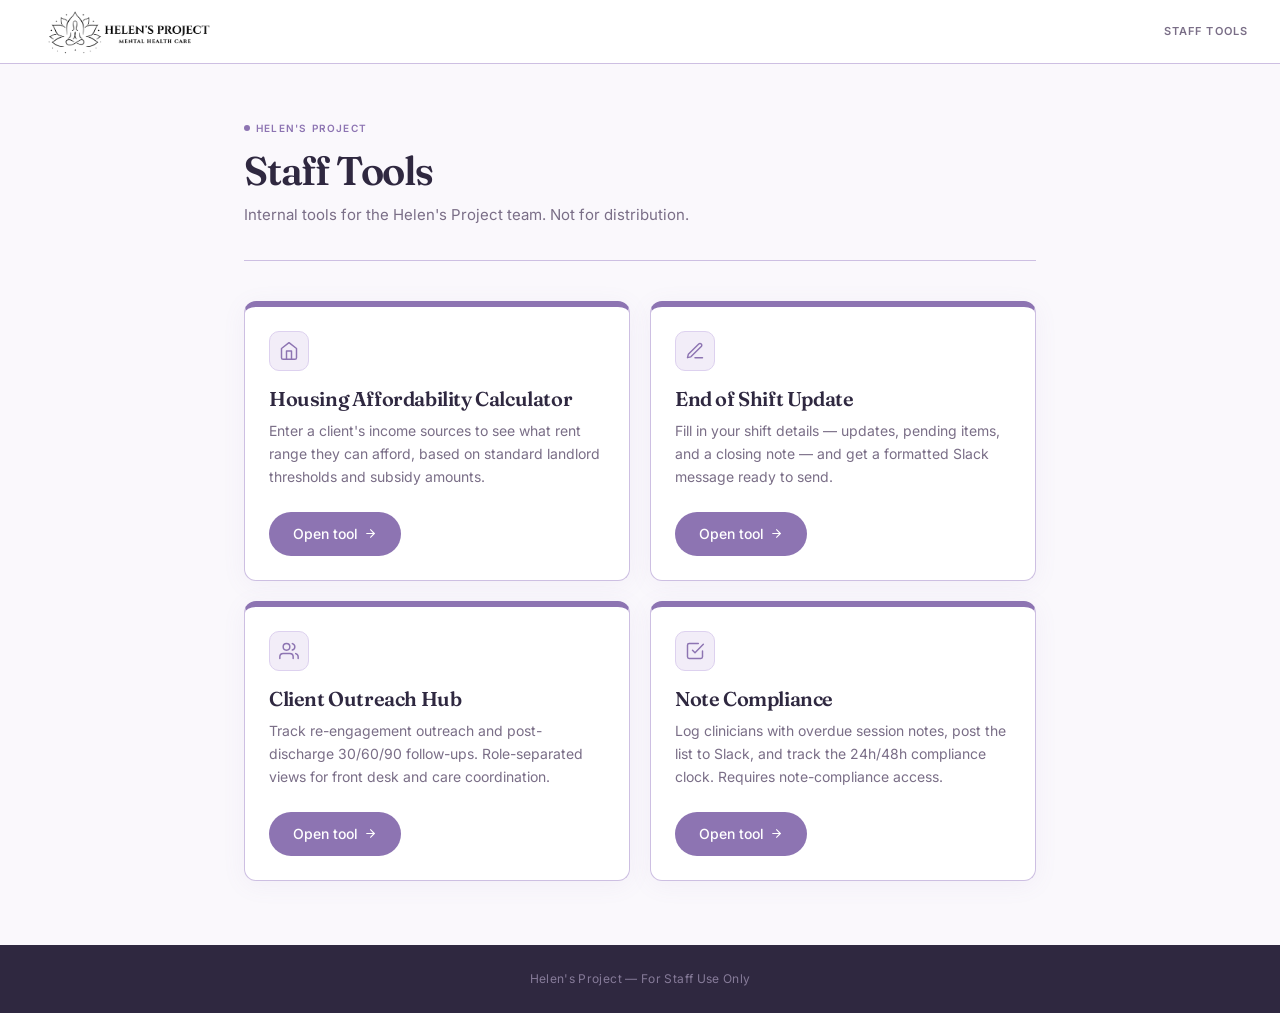
<file: index.html>
<!DOCTYPE html>
<html lang="en">
<head>
  <meta charset="UTF-8">
  <meta name="viewport" content="width=device-width, initial-scale=1.0">
  <title>Staff Tools — Helen's Project</title>
  <link rel="preconnect" href="https://fonts.googleapis.com">
  <link rel="preconnect" href="https://fonts.gstatic.com" crossorigin>
  <link href="https://fonts.googleapis.com/css2?family=Fraunces:opsz,wght@9..144,400;9..144,600&family=Inter:wght@400;500;700&display=swap" rel="stylesheet">
  <link rel="stylesheet" href="styles.css">
</head>
<body>
  <div class="page-wrapper">

    <header class="site-header">
      <a aria-label='Helen\'s Project — home' class='logo' href='/'>
        <img src="brand_assets/HP-logo.png" alt="Helen's Project Mental Health Care">
      </a>
      <span class="staff-label">Staff Tools</span>
    </header>

    <main class="page-content">
      <div class="hub-hero">
        <div class="eyebrow">Helen's Project</div>
        <h1>Staff Tools</h1>
        <p>Internal tools for the Helen's Project team. Not for distribution.</p>
      </div>

      <div class="tools-grid">

        <div class="tool-card">
          <div class="tool-icon" aria-hidden="true">
            <svg viewBox="0 0 24 24">
              <path d="M3 9l9-7 9 7v11a2 2 0 01-2 2H5a2 2 0 01-2-2z"/>
              <polyline points="9 22 9 12 15 12 15 22"/>
            </svg>
          </div>
          <h2>Housing Affordability Calculator</h2>
          <p>Enter a client's income sources to see what rent range they can afford, based on standard landlord thresholds and subsidy amounts.</p>
          <a class='cta-btn' href='/case-manager'>
            Open tool
            <svg viewBox="0 0 24 24" aria-hidden="true"><path d="M5 12h14"/><path d="M12 5l7 7-7 7"/></svg>
          </a>
        </div>

        <div class="tool-card">
          <div class="tool-icon" aria-hidden="true">
            <svg viewBox="0 0 24 24">
              <path d="M12 20h9"/>
              <path d="M16.5 3.5a2.121 2.121 0 013 3L7 19l-4 1 1-4L16.5 3.5z"/>
            </svg>
          </div>
          <h2>End of Shift Update</h2>
          <p>Fill in your shift details — updates, pending items, and a closing note — and get a formatted Slack message ready to send.</p>
          <a class='cta-btn' href='/end-of-shift-update'>
            Open tool
            <svg viewBox="0 0 24 24" aria-hidden="true"><path d="M5 12h14"/><path d="M12 5l7 7-7 7"/></svg>
          </a>
        </div>

        <div class="tool-card">
          <div class="tool-icon" aria-hidden="true">
            <svg viewBox="0 0 24 24">
              <path d="M17 21v-2a4 4 0 00-4-4H5a4 4 0 00-4 4v2"/>
              <circle cx="9" cy="7" r="4"/>
              <path d="M23 21v-2a4 4 0 00-3-3.87"/>
              <path d="M16 3.13a4 4 0 010 7.75"/>
            </svg>
          </div>
          <h2>Client Outreach Hub</h2>
          <p>Track re-engagement outreach and post-discharge 30/60/90 follow-ups. Role-separated views for front desk and care coordination.</p>
          <a href="http://outreach.helensproject.org/" target="_blank" rel="noopener noreferrer" class="cta-btn">
            Open tool
            <svg viewBox="0 0 24 24" aria-hidden="true"><path d="M5 12h14"/><path d="M12 5l7 7-7 7"/></svg>
          </a>
        </div>

        <div class="tool-card">
          <div class="tool-icon" aria-hidden="true">
            <svg viewBox="0 0 24 24">
              <path d="M9 11l3 3L22 4"/>
              <path d="M21 12v7a2 2 0 01-2 2H5a2 2 0 01-2-2V5a2 2 0 012-2h11"/>
            </svg>
          </div>
          <h2>Note Compliance</h2>
          <p>Log clinicians with overdue session notes, post the list to Slack, and track the 24h/48h compliance clock. Requires note-compliance access.</p>
          <a class='cta-btn' href='/note-compliance'>
            Open tool
            <svg viewBox="0 0 24 24" aria-hidden="true"><path d="M5 12h14"/><path d="M12 5l7 7-7 7"/></svg>
          </a>
        </div>

      </div>
    </main>

    <footer class="site-footer">
      Helen's Project &mdash; For Staff Use Only
    </footer>

  </div>
</body>
</html>
</file>
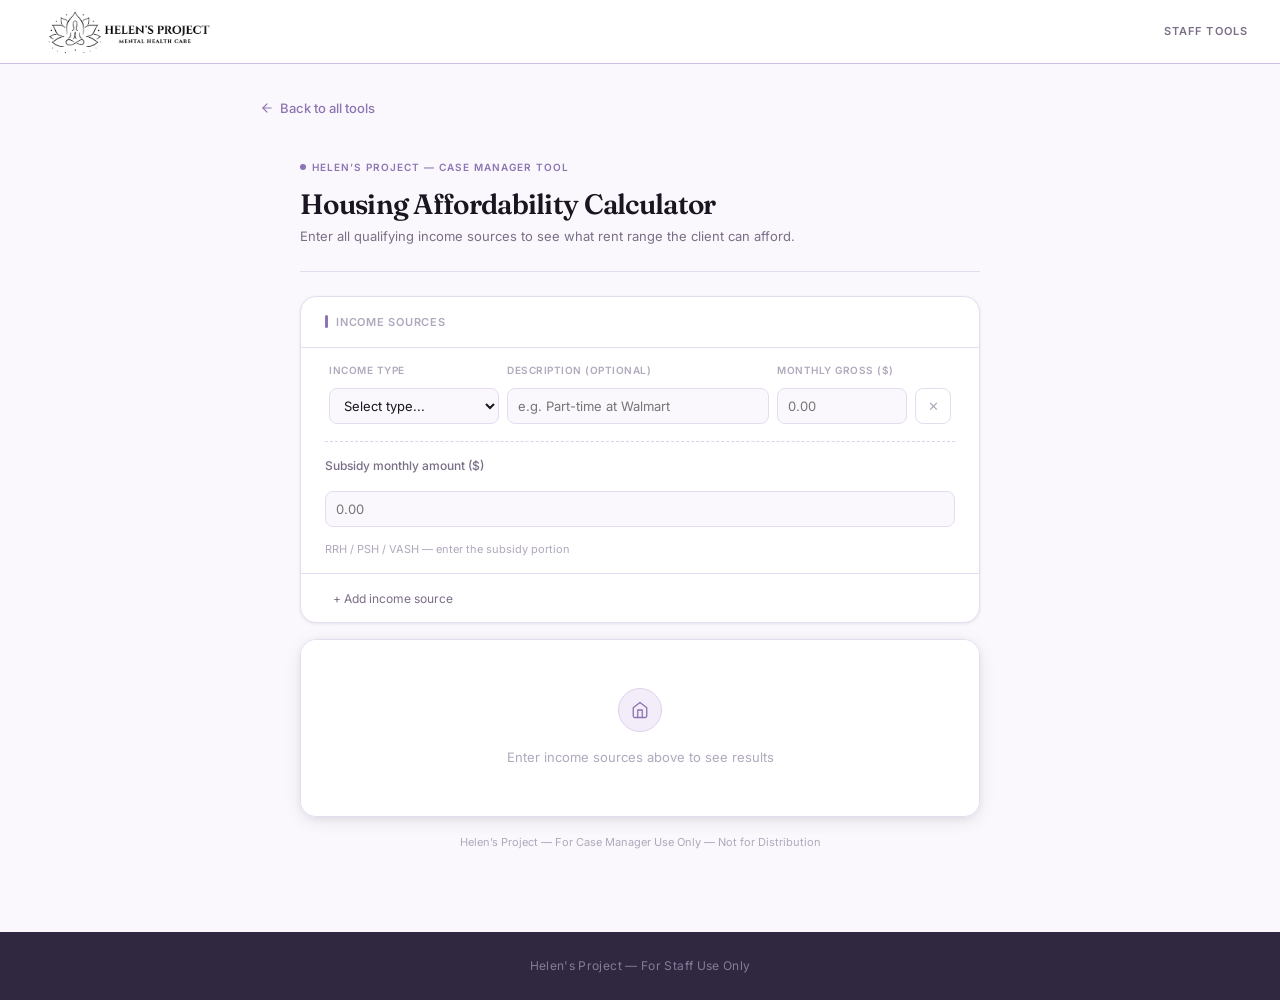
<file: case-manager.html>
<!DOCTYPE html>
<html lang="en">
<head>
  <meta charset="UTF-8">
  <meta name="viewport" content="width=device-width, initial-scale=1.0">
  <title>Housing Affordability Calculator — Helen's Project Staff Tools</title>
  <link rel="preconnect" href="https://fonts.googleapis.com">
  <link rel="preconnect" href="https://fonts.gstatic.com" crossorigin>
  <link href="https://fonts.googleapis.com/css2?family=Fraunces:opsz,wght@9..144,400;9..144,600&family=Inter:wght@400;500;700&display=swap" rel="stylesheet">
  <link rel="stylesheet" href="styles.css">

  <style>
  @import url('https://fonts.googleapis.com/css2?family=Fraunces:ital,opsz,wght@0,9..144,300;0,9..144,400;0,9..144,600;1,9..144,400&family=Inter:wght@400;500;600&display=swap');

  #hlp-afford-calc {
    --clr-deep-purple: #2f2840;
    --clr-medium-purple: #8d74b2;
    --clr-off-white: #faf8fc;
    --clr-lavender: #cdbfe2;
    --clr-white: #ffffff;
    --clr-lavender-tint: #f2edf8;
    --clr-lavender-border: #ddd1ef;
    --clr-text: #1a1520;
    --clr-text-muted: #7a6e87;
    --clr-text-subtle: #b0a8bc;
    --clr-border: #e4ddef;
    --shadow-sm:
      0 1px 4px rgba(47, 40, 64, 0.06), 0 1px 2px rgba(47, 40, 64, 0.04);
    --shadow-md:
      0 4px 20px -4px rgba(47, 40, 64, 0.14), 0 2px 6px rgba(47, 40, 64, 0.06);
    --font-heading: 'Fraunces', Georgia, serif;
    --font-body: 'Inter', system-ui, sans-serif;
    --radius-sm: 8px;
    --radius-md: 12px;
    --radius-lg: 16px;

    font-family: var(--font-body) !important;
    color: var(--clr-text);
    box-sizing: border-box;
  }

  #hlp-afford-calc *,
  #hlp-afford-calc *::before,
  #hlp-afford-calc *::after {
    box-sizing: border-box;
    margin: 0;
    padding: 0;
  }

  #hlp-afford-calc .page {
    max-width: 680px;
    margin: 0 auto;
  }

  /* ── Page header ── */
  #hlp-afford-calc .page-header {
    padding: 0 0 1.5rem;
    border-bottom: 1px solid var(--clr-border);
    margin-bottom: 1.5rem;
  }

  #hlp-afford-calc .page-header-badge {
    display: inline-flex;
    align-items: center;
    gap: 6px;
    font-size: 10px !important;
    font-weight: 600 !important;
    letter-spacing: 0.1em;
    text-transform: uppercase;
    color: var(--clr-medium-purple) !important;
    margin-bottom: 0.75rem;
    writing-mode: horizontal-tb !important;
  }

  #hlp-afford-calc .page-header-badge::before {
    content: '';
    display: inline-block;
    width: 6px;
    height: 6px;
    border-radius: 50%;
    background: var(--clr-medium-purple);
    flex-shrink: 0;
  }

  #hlp-afford-calc .page-header h1 {
    font-family: var(--font-heading) !important;
    font-size: 28px !important;
    font-weight: 600 !important;
    color: var(--clr-text) !important;
    letter-spacing: -0.025em !important;
    line-height: 1.15 !important;
    margin-bottom: 6px !important;
  }

  #hlp-afford-calc .page-header p {
    font-size: 13px !important;
    color: var(--clr-text-muted) !important;
    line-height: 1.6 !important;
    margin: 0 !important;
  }

  /* ── Input card ── */
  #hlp-afford-calc .input-card {
    background: var(--clr-white);
    border-radius: var(--radius-lg);
    border: 1px solid var(--clr-border);
    overflow: hidden;
    margin-bottom: 1rem;
    box-shadow: var(--shadow-sm);
  }

  #hlp-afford-calc .input-card-head {
    padding: 1rem 1.5rem;
    border-bottom: 1px solid var(--clr-border);
  }

  #hlp-afford-calc .section-label {
    display: flex;
    align-items: center;
    gap: 8px;
    font-size: 11px !important;
    font-weight: 600 !important;
    letter-spacing: 0.07em;
    text-transform: uppercase;
    color: var(--clr-text-subtle) !important;
    margin: 0 !important;
  }

  #hlp-afford-calc .section-label::before {
    content: '';
    display: block;
    width: 3px;
    height: 13px;
    background: var(--clr-medium-purple);
    border-radius: 999px;
    flex-shrink: 0;
  }

  #hlp-afford-calc .income-body {
    padding: 0.875rem 1.5rem 1rem;
  }

  /* ── Column headers ── */
  #hlp-afford-calc .col-hdr {
    display: grid;
    grid-template-columns: 170px 1fr 130px 36px;
    gap: 8px;
    margin-bottom: 6px;
    padding: 0 4px;
  }

  #hlp-afford-calc .col-hdr span {
    font-size: 10px !important;
    color: var(--clr-text-subtle) !important;
    font-weight: 600 !important;
    letter-spacing: 0.05em;
    text-transform: uppercase;
  }

  #hlp-afford-calc .income-grid {
    display: grid;
    gap: 5px;
  }

  #hlp-afford-calc .irow {
    display: grid;
    grid-template-columns: 170px 1fr 130px 36px;
    gap: 8px;
    align-items: center;
    padding: 3px 4px;
    border-radius: var(--radius-sm);
    transition: background 0.12s;
  }

  #hlp-afford-calc .irow:hover {
    background: var(--clr-lavender-tint);
  }

  /* ── Subsidy row (inside income card) ── */
  #hlp-afford-calc .subsidy-row {
    border-top: 1px dashed var(--clr-lavender-border);
    margin-top: 0.875rem;
    padding-top: 0.875rem;
    display: flex;
    align-items: center;
    gap: 0.875rem;
    flex-wrap: wrap;
  }

  #hlp-afford-calc .subsidy-row label {
    font-size: 12px !important;
    font-weight: 500 !important;
    color: var(--clr-text-muted) !important;
    white-space: nowrap !important;
    flex-shrink: 0 !important;
    writing-mode: horizontal-tb !important;
    text-orientation: mixed !important;
    overflow: visible !important;
    width: auto !important;
    max-width: none !important;
    display: inline !important;
    cursor: pointer;
    margin: 0 !important;
    padding: 0 !important;
  }

  #hlp-afford-calc .subsidy-row input {
    width: 140px !important;
    flex-shrink: 0 !important;
  }

  #hlp-afford-calc .subsidy-hint {
    font-size: 11px !important;
    color: var(--clr-text-subtle) !important;
    writing-mode: horizontal-tb !important;
    white-space: normal !important;
    line-height: 1.5;
  }

  /* ── Add button row ── */
  #hlp-afford-calc .input-card-foot {
    border-top: 1px solid var(--clr-border);
    padding: 0.5rem 1.5rem;
  }

  /* ── Form controls ── */
  #hlp-afford-calc select,
  #hlp-afford-calc input[type='number'],
  #hlp-afford-calc input[type='text'] {
    height: 36px !important;
    padding: 0 10px !important;
    border: 1px solid var(--clr-border) !important;
    border-radius: var(--radius-sm) !important;
    background: var(--clr-off-white) !important;
    color: var(--clr-text) !important;
    font-size: 13px !important;
    font-family: var(--font-body) !important;
    width: 100% !important;
    box-shadow: none !important;
    outline: none !important;
    transition:
      border-color 0.15s,
      box-shadow 0.15s,
      background 0.15s;
    appearance: auto;
    -webkit-appearance: auto;
  }

  #hlp-afford-calc select:focus,
  #hlp-afford-calc input:focus {
    border-color: var(--clr-medium-purple) !important;
    background: var(--clr-white) !important;
    box-shadow: 0 0 0 3px rgba(141, 116, 178, 0.12) !important;
    outline: none !important;
  }

  #hlp-afford-calc .rm {
    width: 36px !important;
    height: 36px !important;
    border: 1px solid var(--clr-border) !important;
    border-radius: var(--radius-sm) !important;
    background: transparent !important;
    color: var(--clr-text-subtle) !important;
    cursor: pointer;
    font-size: 13px;
    display: flex !important;
    align-items: center;
    justify-content: center;
    transition: all 0.15s;
    flex-shrink: 0;
    box-shadow: none !important;
    line-height: 1;
  }

  #hlp-afford-calc .rm:hover {
    background: #fdf0f0 !important;
    color: #c0392b !important;
    border-color: #f5c6c6 !important;
  }

  #hlp-afford-calc .add-btn {
    height: 32px !important;
    width: 100% !important;
    padding: 0 8px !important;
    border: none !important;
    border-radius: var(--radius-sm) !important;
    background: transparent !important;
    color: var(--clr-text-muted) !important;
    font-size: 12px !important;
    font-family: var(--font-body) !important;
    cursor: pointer;
    transition: all 0.15s;
    display: flex !important;
    align-items: center;
    justify-content: flex-start;
    gap: 6px;
    box-shadow: none !important;
  }

  #hlp-afford-calc .add-btn:hover {
    background: var(--clr-lavender-tint) !important;
    color: var(--clr-medium-purple) !important;
  }

  #hlp-afford-calc .add-btn:active {
    transform: translateY(1px);
  }

  /* ── Results card ── */
  #hlp-afford-calc .results-card {
    border-radius: var(--radius-lg);
    border: 1px solid var(--clr-border);
    overflow: hidden;
    margin-bottom: 1rem;
    box-shadow: var(--shadow-md);
  }

  /* Empty state */
  #hlp-afford-calc .empty {
    background: var(--clr-white);
    text-align: center;
    color: var(--clr-text-subtle) !important;
    font-size: 13px !important;
    padding: 3rem 0;
  }

  #hlp-afford-calc .empty-icon {
    width: 44px;
    height: 44px;
    border-radius: 50%;
    background: var(--clr-lavender-tint);
    border: 1px solid var(--clr-lavender-border);
    display: flex !important;
    align-items: center;
    justify-content: center;
    margin: 0 auto 0.875rem;
    color: var(--clr-medium-purple);
  }

  #hlp-afford-calc .empty-icon svg {
    width: 18px;
    height: 18px;
    stroke: currentColor;
    fill: none;
    stroke-width: 1.75;
    stroke-linecap: round;
    stroke-linejoin: round;
  }

  /* Results top — dark split */
  #hlp-afford-calc .results-top {
    background: var(--clr-deep-purple);
    padding: 1.5rem 1.75rem;
    display: grid;
    grid-template-columns: 1fr auto;
    gap: 1.5rem;
    align-items: end;
    position: relative;
    overflow: hidden;
  }

  #hlp-afford-calc .results-top::after {
    content: '';
    position: absolute;
    bottom: -60px;
    left: -40px;
    width: 200px;
    height: 200px;
    border-radius: 50%;
    background: radial-gradient(
      circle,
      rgba(141, 116, 178, 0.12) 0%,
      transparent 70%
    );
    pointer-events: none;
  }

  #hlp-afford-calc .rt-left-label {
    font-size: 10px !important;
    font-weight: 600 !important;
    letter-spacing: 0.1em;
    text-transform: uppercase;
    color: rgba(205, 191, 226, 0.55) !important;
    margin-bottom: 0.5rem !important;
    writing-mode: horizontal-tb !important;
  }

  #hlp-afford-calc .rt-income {
    font-family: var(--font-heading) !important;
    font-size: 36px !important;
    font-weight: 600 !important;
    color: var(--clr-white) !important;
    letter-spacing: -0.03em;
    line-height: 1;
    margin-bottom: 5px !important;
  }

  #hlp-afford-calc .rt-income sub {
    font-family: var(--font-body) !important;
    font-size: 14px !important;
    font-weight: 400 !important;
    color: rgba(205, 191, 226, 0.55) !important;
    letter-spacing: 0;
    vertical-align: middle;
    margin-left: 2px;
  }

  #hlp-afford-calc .rt-annual {
    font-size: 12px !important;
    color: rgba(205, 191, 226, 0.45) !important;
  }

  #hlp-afford-calc .rt-right {
    text-align: right;
    border-left: 1px solid rgba(205, 191, 226, 0.1);
    padding-left: 1.5rem;
    position: relative;
  }

  #hlp-afford-calc .rt-right-badge {
    display: inline-block;
    background: rgba(141, 116, 178, 0.22);
    border: 1px solid rgba(141, 116, 178, 0.32);
    color: var(--clr-lavender) !important;
    font-size: 9px !important;
    font-weight: 600 !important;
    letter-spacing: 0.09em;
    text-transform: uppercase;
    padding: 2px 8px;
    border-radius: 999px;
    margin-bottom: 0.5rem !important;
    writing-mode: horizontal-tb !important;
  }

  #hlp-afford-calc .rt-max-label {
    font-size: 11px !important;
    color: rgba(205, 191, 226, 0.55) !important;
    margin-bottom: 0.2rem !important;
    writing-mode: horizontal-tb !important;
  }

  #hlp-afford-calc .rt-max-amt {
    font-family: var(--font-heading) !important;
    font-size: 48px !important;
    font-weight: 600 !important;
    color: var(--clr-white) !important;
    letter-spacing: -0.04em;
    line-height: 1;
  }

  #hlp-afford-calc .rt-max-sub {
    font-size: 11px !important;
    color: rgba(205, 191, 226, 0.45) !important;
    margin-top: 4px !important;
    writing-mode: horizontal-tb !important;
  }

  /* Results bottom — light section */
  #hlp-afford-calc .results-bottom {
    background: var(--clr-white);
    padding: 1.25rem 1.75rem;
  }

  #hlp-afford-calc .metrics-row {
    display: grid;
    grid-template-columns: repeat(3, 1fr);
    gap: 0;
    margin-bottom: 1rem;
    border: 1px solid var(--clr-border);
    border-radius: var(--radius-md);
    overflow: hidden;
  }

  #hlp-afford-calc .metric {
    padding: 0.875rem 1rem;
    border-right: 1px solid var(--clr-border);
  }

  #hlp-afford-calc .metric:last-child {
    border-right: none !important;
  }

  #hlp-afford-calc .metric-label {
    font-size: 10px !important;
    font-weight: 600 !important;
    letter-spacing: 0.06em;
    text-transform: uppercase;
    color: var(--clr-text-subtle) !important;
    margin-bottom: 0.3rem !important;
    writing-mode: horizontal-tb !important;
  }

  #hlp-afford-calc .metric-val {
    font-family: var(--font-heading) !important;
    font-size: 20px !important;
    font-weight: 600 !important;
    color: var(--clr-text) !important;
    letter-spacing: -0.02em;
    line-height: 1;
    margin-bottom: 3px !important;
  }

  #hlp-afford-calc .metric-desc {
    font-size: 10px !important;
    color: var(--clr-text-subtle) !important;
    line-height: 1.4;
    writing-mode: horizontal-tb !important;
  }

  /* ── Subsidy result note ── */
  #hlp-afford-calc .subsidy-note {
    margin-bottom: 0.75rem;
    padding: 0.75rem 1rem;
    background: var(--clr-lavender-tint);
    border-radius: var(--radius-sm);
    font-size: 12px !important;
    color: var(--clr-text-muted) !important;
    border: 1px solid var(--clr-lavender-border);
    border-left: 3px solid var(--clr-medium-purple);
    line-height: 1.6;
  }

  #hlp-afford-calc .subsidy-note strong {
    color: var(--clr-deep-purple) !important;
  }

  /* ── CM guidance tip ── */
  #hlp-afford-calc .tip {
    background: var(--clr-lavender-tint);
    border-left: 3px solid var(--clr-medium-purple);
    border-radius: 0 var(--radius-sm) var(--radius-sm) 0;
    padding: 0.875rem 1rem;
    font-size: 12px !important;
    color: var(--clr-text-muted) !important;
    line-height: 1.65;
  }

  #hlp-afford-calc .tip strong {
    color: var(--clr-deep-purple) !important;
  }

  /* ── Footer ── */
  #hlp-afford-calc .footer {
    text-align: center;
    font-size: 11px !important;
    color: var(--clr-text-subtle) !important;
    margin-top: 0.5rem;
    padding-bottom: 1rem;
  }

  /* ── Mobile ── */
  @media (max-width: 580px) {
    #hlp-afford-calc .col-hdr {
      display: none;
    }
    #hlp-afford-calc .irow {
      grid-template-columns: 1fr 36px;
      grid-template-rows: auto auto auto;
      gap: 6px;
      padding: 6px;
    }
    #hlp-afford-calc .irow select { grid-column: 1; }
    #hlp-afford-calc .irow input[type='text'] { grid-column: 1; }
    #hlp-afford-calc .irow input[type='number'] { grid-column: 1; }
    #hlp-afford-calc .irow .rm { grid-column: 2; grid-row: 1; }
    #hlp-afford-calc .results-top {
      grid-template-columns: 1fr;
      gap: 1.25rem;
    }
    #hlp-afford-calc .rt-right {
      border-left: none !important;
      border-top: 1px solid rgba(205, 191, 226, 0.1);
      padding-left: 0 !important;
      padding-top: 1.25rem;
      text-align: left;
    }
    #hlp-afford-calc .rt-max-amt { font-size: 38px !important; }
    #hlp-afford-calc .metrics-row { grid-template-columns: 1fr; }
    #hlp-afford-calc .metric {
      border-right: none !important;
      border-bottom: 1px solid var(--clr-border);
    }
    #hlp-afford-calc .metric:last-child { border-bottom: none !important; }
    #hlp-afford-calc .subsidy-row { flex-wrap: wrap; }
    #hlp-afford-calc .subsidy-row label { white-space: normal !important; }
    #hlp-afford-calc .subsidy-row input { width: 100% !important; }
  }
  </style>
</head>
<body>
  <div class="page-wrapper">

    <header class="site-header">
      <a aria-label='Helen\'s Project — home' class='logo' href='/'>
        <img src="brand_assets/HP-logo.png" alt="Helen's Project Mental Health Care">
      </a>
      <span class="staff-label">Staff Tools</span>
    </header>

    <main class="tool-page-content">
      <div class="tool-page-inner">
        <a class='back-link' href='/'>
          <svg viewBox="0 0 24 24" aria-hidden="true"><path d="M19 12H5"/><path d="M12 19l-7-7 7-7"/></svg>
          Back to all tools
        </a>

        <div id="hlp-afford-calc">
          <div class="page">
            <div class="page-header">
              <div class="page-header-badge">
                Helen&rsquo;s Project &mdash; Case Manager Tool
              </div>
              <h1>Housing Affordability Calculator</h1>
              <p>
                Enter all qualifying income sources to see what rent range the client
                can afford.
              </p>
            </div>

            <div class="input-card">
              <div class="input-card-head">
                <div class="section-label">Income sources</div>
              </div>
              <div class="income-body">
                <div class="col-hdr">
                  <span>Income type</span>
                  <span>Description (optional)</span>
                  <span>Monthly gross ($)</span>
                  <span></span>
                </div>
                <div class="income-grid" id="hlp-income-list"></div>
                <div class="subsidy-row">
                  <label for="hlp-subsidy-input">Subsidy monthly amount ($)</label>
                  <input
                    type="number"
                    id="hlp-subsidy-input"
                    placeholder="0.00"
                    min="0"
                    step="1"
                    oninput="hlpCalc()"
                  />
                  <span class="subsidy-hint"
                    >RRH / PSH / VASH &mdash; enter the subsidy portion</span
                  >
                </div>
              </div>
              <div class="input-card-foot">
                <button class="add-btn" onclick="hlpAddRow()">
                  + Add income source
                </button>
              </div>
            </div>

            <div class="results-card" id="hlp-results">
              <div class="empty">
                <div class="empty-icon">
                  <svg viewBox="0 0 24 24" aria-hidden="true">
                    <path d="M3 9l9-7 9 7v11a2 2 0 01-2 2H5a2 2 0 01-2-2z" />
                    <polyline points="9 22 9 12 15 12 15 22" />
                  </svg>
                </div>
                Enter income sources above to see results
              </div>
            </div>

            <div class="footer">
              Helen&rsquo;s Project &mdash; For Case Manager Use Only &mdash; Not for
              Distribution
            </div>
          </div>
        </div>

      </div>
    </main>

    <footer class="site-footer">
      Helen's Project &mdash; For Staff Use Only
    </footer>

  </div>

  <script>
  (function () {
    const TYPES = [
      'Employment wages',
      'SSI',
      'SSDI',
      'Child support',
      'Alimony',
      'VA benefits',
      'TANF',
      'Public assistance',
      'Pension',
      'Retirement income',
      'Gig / self-employment',
      'Other',
    ];

    let rows = [],
      seq = 0;

    function escAttr(s) {
      return String(s)
        .replace(/&/g, '&amp;')
        .replace(/"/g, '&quot;')
        .replace(/</g, '&lt;')
        .replace(/>/g, '&gt;');
    }

    function fmt(n) {
      return '$' + Math.round(n).toLocaleString('en-US');
    }

    window.hlpAddRow = function () {
      const id = ++seq;
      rows.push({ id: id, type: '', desc: '', amt: '' });
      renderRows();
      hlpCalc();
    };

    function removeRow(id) {
      rows = rows.filter(function (r) {
        return r.id !== id;
      });
      renderRows();
      hlpCalc();
    }

    function up(id, field, val) {
      const r = rows.find(function (r) {
        return r.id === id;
      });
      if (r) r[field] = val;
      hlpCalc();
    }

    window._hlpRemove = removeRow;
    window._hlpUp = up;

    function renderRows() {
      const el = document.getElementById('hlp-income-list');
      el.innerHTML = '';
      rows.forEach(function (r) {
        const d = document.createElement('div');
        d.className = 'irow';
        d.innerHTML =
          '<select onchange="_hlpUp(' +
          r.id +
          ",'type',this.value)\">" +
          '<option value="">Select type...</option>' +
          TYPES.map(function (t) {
            return (
              '<option value="' +
              t +
              '"' +
              (r.type === t ? ' selected' : '') +
              '>' +
              t +
              '</option>'
            );
          }).join('') +
          '</select>' +
          '<input type="text" placeholder="e.g. Part-time at Walmart" value="' +
          escAttr(r.desc) +
          '" oninput="_hlpUp(' +
          r.id +
          ",'desc',this.value)\">" +
          '<input type="number" placeholder="0.00" value="' +
          escAttr(r.amt) +
          '" min="0" step="1" oninput="_hlpUp(' +
          r.id +
          ",'amt',this.value)\">" +
          '<button class="rm" onclick="_hlpRemove(' +
          r.id +
          ')" title="Remove" aria-label="Remove income source">\u2715</button>';
        el.appendChild(d);
      });
    }

    window.hlpCalc = function () {
      const total = rows.reduce(function (s, r) {
        return s + (parseFloat(r.amt) || 0);
      }, 0);
      const subsidy =
        parseFloat(document.getElementById('hlp-subsidy-input').value) || 0;
      const res = document.getElementById('hlp-results');

      const emptyHTML =
        '<div class="empty">' +
        '<div class="empty-icon">' +
        '<svg viewBox="0 0 24 24" aria-hidden="true">' +
        '<path d="M3 9l9-7 9 7v11a2 2 0 01-2 2H5a2 2 0 01-2-2z"/>' +
        '<polyline points="9 22 9 12 15 12 15 22"/>' +
        '</svg>' +
        '</div>' +
        'Enter income sources above to see results' +
        '</div>';

      if (total <= 0) {
        res.innerHTML = emptyHTML;
        return;
      }

      const annual = total * 12;
      const hud30 = total * 0.3;
      const max2x = total / 2;
      const max3x = total / 3;

      const subsidyNote =
        subsidy > 0
          ? '<div class="subsidy-note">' +
            '<strong>With ' +
            fmt(subsidy) +
            '/mo subsidy:</strong> client pays ' +
            fmt(Math.max(0, max3x - subsidy)) +
            '/mo toward a unit at the 3&times; threshold' +
            ' &mdash; search for units up to <strong>' +
            fmt(max3x) +
            '/mo</strong> total rent.' +
            '</div>'
          : '';

      res.innerHTML =
        '<div class="results-top">' +
        '<div class="rt-left">' +
        '<div class="rt-left-label">Total gross monthly income</div>' +
        '<div class="rt-income">' +
        fmt(total) +
        '<sub>/mo</sub></div>' +
        '<div class="rt-annual">' +
        fmt(annual) +
        ' / year</div>' +
        '</div>' +
        '<div class="rt-right">' +
        '<div class="rt-right-badge">Most common threshold</div>' +
        '<div class="rt-max-label">3&times; income &mdash; max rent</div>' +
        '<div class="rt-max-amt">' +
        fmt(max3x) +
        '</div>' +
        '<div class="rt-max-sub">per month</div>' +
        '</div>' +
        '</div>' +
        '<div class="results-bottom">' +
        '<div class="metrics-row">' +
        '<div class="metric">' +
        '<div class="metric-label">30% rule</div>' +
        '<div class="metric-val">' +
        fmt(hud30) +
        '</div>' +
        '<div class="metric-desc">HUD affordability standard</div>' +
        '</div>' +
        '<div class="metric">' +
        '<div class="metric-label">1&times; threshold</div>' +
        '<div class="metric-val">' +
        fmt(total) +
        '</div>' +
        '<div class="metric-desc">Income equals rent</div>' +
        '</div>' +
        '<div class="metric">' +
        '<div class="metric-label">2&times; threshold</div>' +
        '<div class="metric-val">' +
        fmt(max2x) +
        '</div>' +
        '<div class="metric-desc">Some landlord minimum</div>' +
        '</div>' +
        '</div>' +
        subsidyNote +
        '<div class="tip">' +
        '<strong>CM guidance:</strong> Most landlords require income &ge; 3&times; monthly rent. ' +
        'Focus the housing search on units at or below <strong>' +
        fmt(max3x) +
        '/mo</strong>. ' +
        'If the client has a subsidy (RRH, PSH, or VASH), enter it above &mdash; the calculator will show the client&rsquo;s out-of-pocket portion.' +
        '</div>' +
        '</div>';
    };

    hlpAddRow();
  })();
  </script>
</body>
</html>
</file>
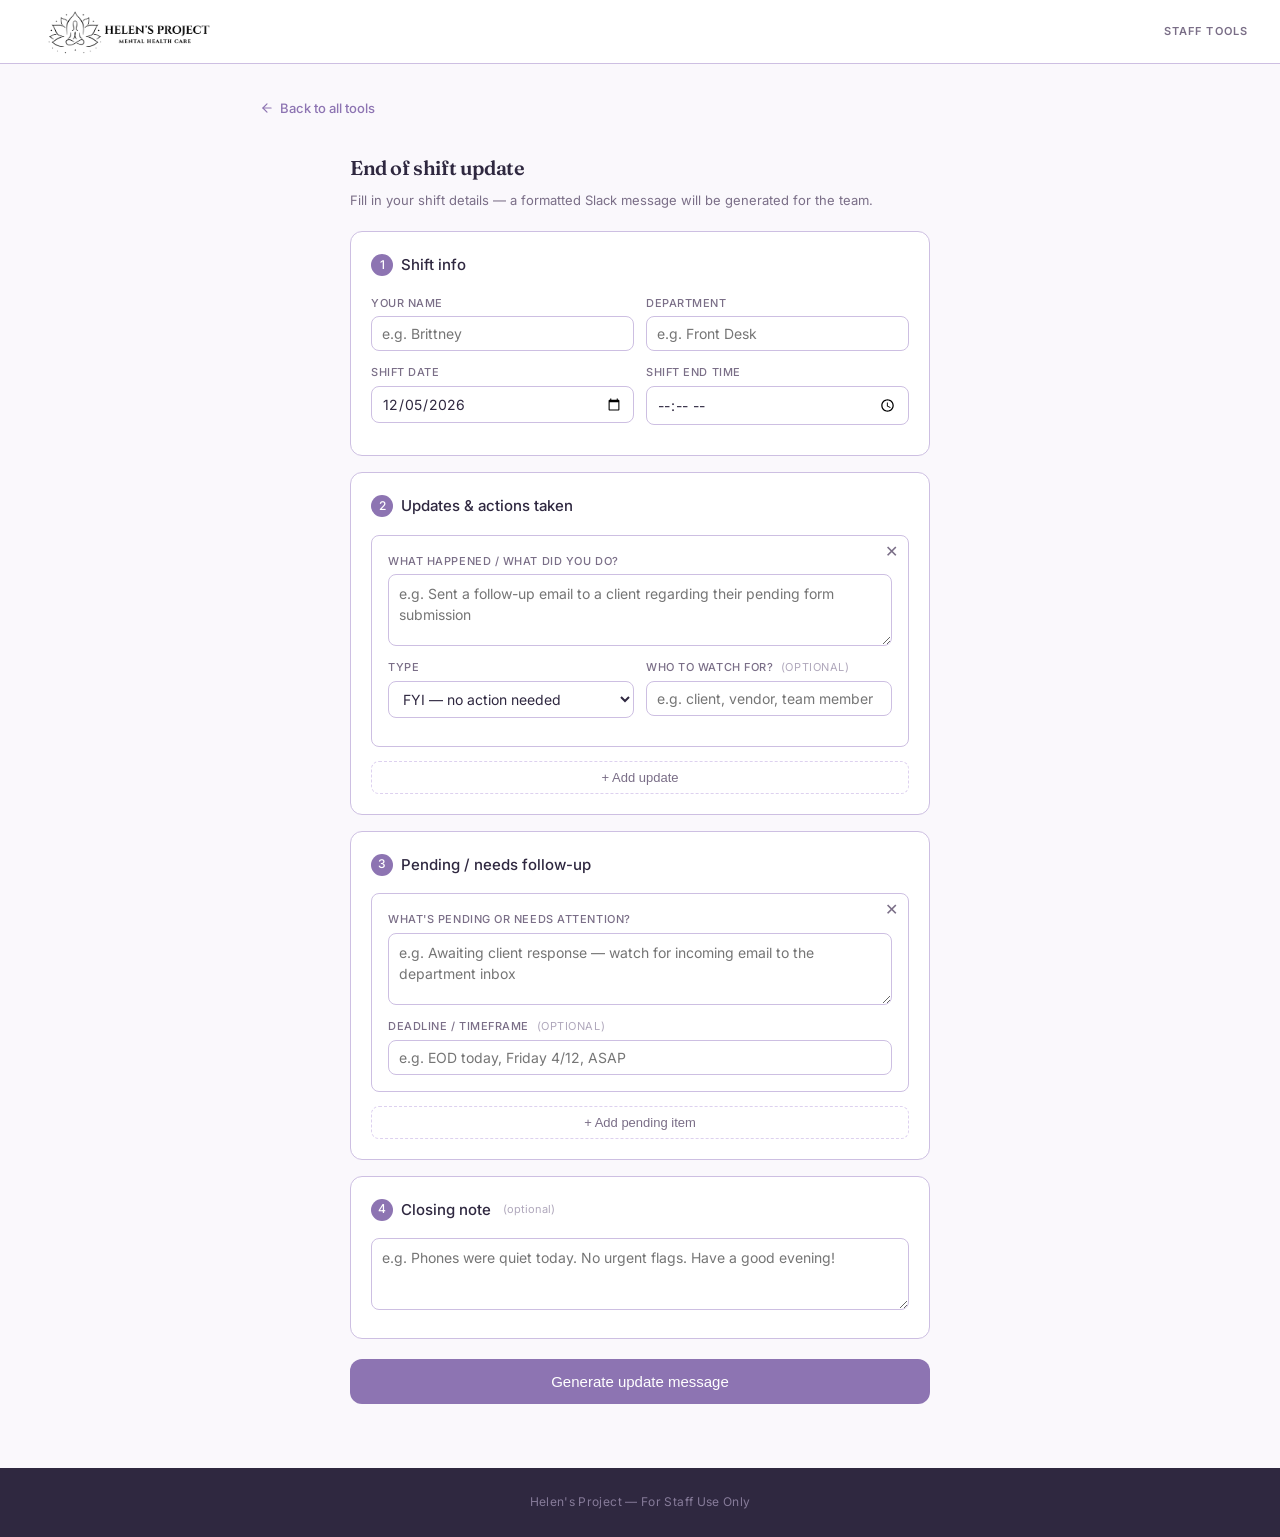
<file: end-of-shift-update.html>
<!DOCTYPE html>
<html lang="en">
<head>
  <meta charset="UTF-8">
  <meta name="viewport" content="width=device-width, initial-scale=1.0">
  <title>End of Shift Update — Helen's Project Staff Tools</title>
  <link rel="preconnect" href="https://fonts.googleapis.com">
  <link rel="preconnect" href="https://fonts.gstatic.com" crossorigin>
  <link href="https://fonts.googleapis.com/css2?family=Fraunces:opsz,wght@9..144,400;9..144,600&family=Inter:wght@400;500;700&display=swap" rel="stylesheet">
  <link rel="stylesheet" href="styles.css">

  <style>
  *{box-sizing:border-box;margin:0;padding:0}
  .wrap{max-width:580px;margin:0 auto;font-family:var(--font-sans)}
  .section{background:var(--color-background-primary);border:0.5px solid var(--color-border-tertiary);border-radius:var(--border-radius-lg);padding:1.25rem;margin-bottom:1rem}
  .section-title{display:flex;align-items:center;gap:8px;font-size:15px;font-weight:500;color:var(--color-text-primary);margin-bottom:1rem}
  .badge{width:22px;height:22px;border-radius:50%;background:#8D74B2;color:#fff;font-size:12px;font-weight:500;display:flex;align-items:center;justify-content:center;flex-shrink:0}
  .grid2{display:grid;grid-template-columns:1fr 1fr;gap:12px}
  .field{display:flex;flex-direction:column;gap:4px;margin-bottom:12px}
  .field:last-child{margin-bottom:0}
  label{font-size:11px;font-weight:500;letter-spacing:.05em;color:var(--color-text-secondary);text-transform:uppercase}
  input,select,textarea{width:100%;padding:8px 10px;border:0.5px solid var(--color-border-tertiary);border-radius:var(--border-radius-md);font-size:14px;font-family:var(--font-sans);color:var(--color-text-primary);background:var(--color-background-primary)}
  textarea{resize:vertical;min-height:72px;line-height:1.5}
  .block{border:0.5px solid var(--color-border-tertiary);border-radius:var(--border-radius-md);padding:1rem;margin-bottom:10px;position:relative}
  .remove-btn{position:absolute;top:8px;right:10px;background:none;border:none;font-size:16px;cursor:pointer;color:var(--color-text-secondary);padding:0;line-height:1}
  .add-btn{width:100%;padding:8px;border:0.5px dashed var(--color-border-secondary);border-radius:var(--border-radius-md);background:none;font-size:13px;color:var(--color-text-secondary);cursor:pointer;margin-top:4px}
  .add-btn:hover{background:var(--color-background-secondary)}
  .opt{font-size:11px;font-weight:400;color:var(--color-text-tertiary);margin-left:4px}
  .generate-btn{width:100%;padding:14px;background:#8D74B2;color:#fff;border:none;border-radius:var(--border-radius-lg);font-size:15px;font-weight:500;cursor:pointer;margin-top:4px}
  .generate-btn:hover{background:#7A63A0}
  .generate-btn:focus-visible{outline:none;box-shadow:0 0 0 3px rgba(141,116,178,0.4)}
  .subtitle{font-size:13px;color:var(--color-text-secondary);margin-bottom:1.25rem}
  .output-box{background:var(--color-background-secondary);border:0.5px solid var(--color-border-tertiary);border-radius:var(--border-radius-lg);padding:1.25rem;margin-top:1rem;display:none}
  .output-header{display:flex;justify-content:space-between;align-items:center;margin-bottom:12px}
  .output-title{font-size:13px;font-weight:500;color:var(--color-text-secondary);text-transform:uppercase;letter-spacing:.05em}
  .copy-btn{padding:5px 12px;font-size:12px;border:0.5px solid var(--color-border-secondary);border-radius:var(--border-radius-md);background:var(--color-background-primary);color:var(--color-text-primary);cursor:pointer}
  .copy-btn:hover{background:var(--color-background-secondary)}
  .output-text{font-size:14px;line-height:1.9;white-space:pre-wrap;color:var(--color-text-primary);font-family:var(--font-sans);background:var(--color-background-primary);border:0.5px solid var(--color-border-tertiary);border-radius:var(--border-radius-md);padding:12px}
  .error{color:#c0392b;font-size:13px;margin-top:8px;display:none}
  .tip-banner{display:flex;align-items:flex-start;gap:10px;background:#f2edf8;border:0.5px solid #ddd1ef;border-radius:var(--border-radius-md);padding:10px 12px;margin-bottom:12px}
  .tip-icon{font-size:15px;flex-shrink:0;margin-top:1px}
  .tip-text{font-size:12px;color:#2F2840;line-height:1.6;flex:1}
  .tip-text strong{font-weight:500}
  .tip-dismiss{background:none;border:none;font-size:14px;color:#8D74B2;cursor:pointer;padding:0;flex-shrink:0;line-height:1;margin-top:1px}
  .tip-dismiss:hover{color:#2F2840}
  </style>
</head>
<body>
  <div class="page-wrapper">

    <header class="site-header">
      <a aria-label='Helen\'s Project — home' class='logo' href='/'>
        <img src="brand_assets/HP-logo.png" alt="Helen's Project Mental Health Care">
      </a>
      <span class="staff-label">Staff Tools</span>
    </header>

    <main class="tool-page-content">
      <div class="tool-page-inner">
        <a class='back-link' href='/'>
          <svg viewBox="0 0 24 24" aria-hidden="true"><path d="M19 12H5"/><path d="M12 19l-7-7 7-7"/></svg>
          Back to all tools
        </a>

        <div class="wrap">
          <h2 style="font-size:20px;font-weight:600;color:var(--color-text-primary);margin-bottom:4px;font-family:'Fraunces',Georgia,serif;letter-spacing:-0.02em">End of shift update</h2>
          <p class="subtitle">Fill in your shift details — a formatted Slack message will be generated for the team.</p>

          <div class="section">
            <div class="section-title"><span class="badge">1</span> Shift info</div>
            <div class="grid2">
              <div class="field"><label for="name">Your name</label><input id="name" type="text" placeholder="e.g. Brittney"></div>
              <div class="field"><label for="dept">Department</label><input id="dept" type="text" placeholder="e.g. Front Desk"></div>
            </div>
            <div class="grid2">
              <div class="field"><label for="sdate">Shift date</label><input id="sdate" type="date"></div>
              <div class="field"><label for="stime">Shift end time</label><input id="stime" type="time"></div>
            </div>
          </div>

          <div class="section">
            <div class="section-title"><span class="badge">2</span> Updates &amp; actions taken</div>
            <div id="updates-list"></div>
            <button class="add-btn" onclick="addUpdate()">+ Add update</button>
          </div>

          <div class="section">
            <div class="section-title"><span class="badge">3</span> Pending / needs follow-up</div>
            <div id="pending-list"></div>
            <button class="add-btn" onclick="addPending()">+ Add pending item</button>
          </div>

          <div class="section">
            <div class="section-title"><span class="badge">4</span> Closing note <span class="opt">(optional)</span></div>
            <textarea id="closing" placeholder="e.g. Phones were quiet today. No urgent flags. Have a good evening!"></textarea>
          </div>

          <div class="error" id="err">Please fill in your name and department before generating.</div>
          <button class="generate-btn" onclick="generate()">Generate update message</button>

          <div class="output-box" id="output-box">
            <div class="output-header">
              <span class="output-title">Slack message</span>
              <button class="copy-btn" onclick="copyMsg()">Copy</button>
            </div>

<div class="output-text" id="output-text"></div>
          </div>
        </div>

      </div>
    </main>

    <footer class="site-footer">
      Helen's Project &mdash; For Staff Use Only
    </footer>

  </div>

  <script>
  let uc=0,pc=0;

  function addUpdate(){
    const id='u'+uc++;
    const div=document.createElement('div');
    div.className='block';div.id=id;
    div.innerHTML=`<button class="remove-btn" onclick="document.getElementById('${id}').remove()">&#x2715;</button>
    <div class="field"><label>What happened / what did you do?</label><textarea class="u-what" placeholder="e.g. Sent a follow-up email to a client regarding their pending form submission"></textarea></div>
    <div class="grid2">
      <div class="field"><label>Type</label>
        <select class="u-type">
          <option>FYI — no action needed</option>
          <option>Action taken</option>
          <option>Escalated</option>
          <option>Needs follow-up</option>
        </select>
      </div>
      <div class="field"><label>Who to watch for? <span class="opt">(optional)</span></label><input class="u-who" type="text" placeholder="e.g. client, vendor, team member"></div>
    </div>`;
    document.getElementById('updates-list').appendChild(div);
  }

  function addPending(){
    const id='p'+pc++;
    const div=document.createElement('div');
    div.className='block';div.id=id;
    div.innerHTML=`<button class="remove-btn" onclick="document.getElementById('${id}').remove()">&#x2715;</button>
    <div class="field"><label>What's pending or needs attention?</label><textarea class="p-what" placeholder="e.g. Awaiting client response — watch for incoming email to the department inbox"></textarea></div>
    <div class="field"><label>Deadline / timeframe <span class="opt">(optional)</span></label><input class="p-deadline" type="text" placeholder="e.g. EOD today, Friday 4/12, ASAP"></div>`;
    document.getElementById('pending-list').appendChild(div);
  }

  function formatTime(t){
    if(!t)return'';
    const[h,m]=t.split(':');
    const hr=parseInt(h),ampm=hr>=12?'PM':'AM',h12=hr%12||12;
    return`${h12}:${m} ${ampm}`;
  }

  function formatDate(d){
    if(!d)return'';
    const[y,mo,day]=d.split('-');
    const months=['Jan','Feb','Mar','Apr','May','Jun','Jul','Aug','Sep','Oct','Nov','Dec'];
    return`${months[parseInt(mo)-1]} ${parseInt(day)}, ${y}`;
  }

  function generate(){
    const name=document.getElementById('name').value.trim();
    const dept=document.getElementById('dept').value.trim();
    const date=document.getElementById('sdate').value;
    const time=document.getElementById('stime').value;
    const closing=document.getElementById('closing').value.trim();
    const err=document.getElementById('err');

    if(!name||!dept){err.style.display='block';return;}
    err.style.display='none';

    let lines=[];
    lines.push(`🌙 End of Shift Update — ${dept}`);
    lines.push(`👤 ${name}`);
    if(date||time) lines.push(`📅 ${formatDate(date)}${time?' | Shift ended '+formatTime(time):''}`);

    lines.push('');
    const typeEmoji={'FYI — no action needed':'ℹ️','Action taken':'✅','Escalated':'🚨','Needs follow-up':'🔁'};
      const updates=[...document.querySelectorAll('#updates-list .block')];
      const hasUpdates=updates.some(b=>b.querySelector('.u-what').value.trim());
      if(hasUpdates){
        lines.push(`📋 Updates & Actions Taken`);
        updates.forEach((b,i)=>{
          const what=b.querySelector('.u-what').value.trim();
          const type=b.querySelector('.u-type').value;
          const who=b.querySelector('.u-who').value.trim();
          if(!what)return;
          const emoji=typeEmoji[type]||'•';
          lines.push(`${i+1}. ${what}`);
          lines.push(`   ${emoji} ${type}${who?' | 👀 Watch for: '+who:''}`);
        });
        lines.push('');
      }

      const pendings=[...document.querySelectorAll('#pending-list .block')];
      const hasPending=pendings.some(b=>b.querySelector('.p-what').value.trim());
      if(hasPending){
        lines.push(`⏳ Pending / Needs Follow-Up`);
        pendings.forEach((b,i)=>{
          const what=b.querySelector('.p-what').value.trim();
          const deadline=b.querySelector('.p-deadline').value.trim();
          if(!what)return;
          lines.push(`${i+1}. ${what}${deadline?' (🗓 '+deadline+')':''}`);
        });
        lines.push('');
      }

    if(closing) lines.push(`💬 ${closing}`);

    const el=document.getElementById('output-text');
    el.textContent=lines.join('\n');
    const box=document.getElementById('output-box');
    box.style.display='block';
    box.scrollIntoView({behavior:'smooth',block:'start'});
  }

  function copyMsg(){
    navigator.clipboard.writeText(document.getElementById('output-text').textContent).then(()=>{
      const btn=document.querySelector('.copy-btn');
      btn.textContent='Copied!';
      setTimeout(()=>btn.textContent='Copy',1500);
    });
  }

  addUpdate();
  addPending();
  document.getElementById('sdate').value=new Date().toISOString().split('T')[0];
  </script>
</body>
</html>
</file>
<file: styles.css>
@import url('https://fonts.googleapis.com/css2?family=Fraunces:ital,opsz,wght@0,9..144,400;0,9..144,600&family=Inter:wght@400;500;700&display=swap');

/* ─── HP Brand Tokens ─── */
:root {
  --hp-primary:        #8D74B2;
  --hp-primary-hover:  #7A63A0;
  --hp-secondary:      #2F2840;
  --hp-accent:         #CDBFE2;
  --hp-background:     #FAF8FC;
  --hp-surface:        #FFFFFF;
  --hp-text-dark:      #2F2840;
  --hp-text-muted:     #7a6e87;
  --hp-text-subtle:    #b0a8bc;
  --hp-border:         #CDBFE2;
  --hp-border-medium:  #ddd1ef;
  --hp-lavender-tint:  #f2edf8;

  /* Squarespace / CMS variable mappings — resolves vars in end-of-shift tool */
  --font-sans:                  'Inter', system-ui, sans-serif;
  --font-mono:                  'Courier New', Courier, monospace;
  --color-background-primary:   #FFFFFF;
  --color-background-secondary: #FAF8FC;
  --color-text-primary:         #2F2840;
  --color-text-secondary:       #7a6e87;
  --color-text-tertiary:        #b0a8bc;
  --color-border-tertiary:      #CDBFE2;
  --color-border-secondary:     #ddd1ef;
  --border-radius-lg:           12px;
  --border-radius-md:           8px;

  --font-heading: 'Fraunces', Georgia, serif;
  --font-body:    'Inter', system-ui, sans-serif;
}

/* ─── Reset ─── */
*, *::before, *::after { box-sizing: border-box; }

body {
  margin: 0;
  padding: 0;
  font-family: var(--font-body);
  background: var(--hp-background);
  color: var(--hp-text-dark);
  font-size: 16px;
  line-height: 1.7;
  -webkit-font-smoothing: antialiased;
}

/* ─── Page scaffold ─── */
.page-wrapper {
  min-height: 100vh;
  display: flex;
  flex-direction: column;
}

/* ─── Site header ─── */
.site-header {
  background: var(--hp-surface);
  border-bottom: 1px solid var(--hp-border);
  padding: 0 2rem;
  height: 64px;
  display: flex;
  align-items: center;
  justify-content: space-between;
  position: sticky;
  top: 0;
  z-index: 100;
}

.site-header .logo { display: flex; align-items: center; }
.site-header .logo img { height: 48px; width: auto; display: block; }

.site-header .staff-label {
  font-size: 11px;
  font-weight: 600;
  letter-spacing: 0.1em;
  text-transform: uppercase;
  color: var(--hp-text-muted);
}

/* ─── Back link ─── */
.back-link {
  display: inline-flex;
  align-items: center;
  gap: 6px;
  font-size: 13px;
  font-weight: 500;
  color: var(--hp-primary);
  text-decoration: none;
  margin-bottom: 2rem;
  transition: color 0.15s;
}

.back-link:hover { color: var(--hp-primary-hover); text-decoration: underline; }
.back-link:focus-visible { outline: none; box-shadow: 0 0 0 3px rgba(141,116,178,0.35); border-radius: 4px; }

.back-link svg {
  width: 14px;
  height: 14px;
  stroke: currentColor;
  fill: none;
  stroke-width: 2;
  stroke-linecap: round;
  stroke-linejoin: round;
}

/* ─── Site footer ─── */
.site-footer {
  background: var(--hp-secondary);
  color: rgba(205, 191, 226, 0.55);
  text-align: center;
  font-size: 12px;
  letter-spacing: 0.03em;
  padding: 1.5rem 2rem;
  margin-top: auto;
}

/* ─── Hub page: main content area ─── */
.page-content {
  flex: 1;
  padding: 0 1.5rem 4rem;
  max-width: 840px;
  margin: 0 auto;
  width: 100%;
}

/* ─── Hub hero ─── */
.hub-hero {
  padding: 3rem 0 2rem;
  border-bottom: 1px solid var(--hp-border);
  margin-bottom: 2.5rem;
}

.hub-hero .eyebrow {
  display: inline-flex;
  align-items: center;
  gap: 6px;
  font-size: 10px;
  font-weight: 600;
  letter-spacing: 0.12em;
  text-transform: uppercase;
  color: var(--hp-primary);
  margin-bottom: 0.75rem;
}

.hub-hero .eyebrow::before {
  content: '';
  display: inline-block;
  width: 6px;
  height: 6px;
  border-radius: 50%;
  background: var(--hp-primary);
  flex-shrink: 0;
}

.hub-hero h1 {
  font-family: var(--font-heading);
  font-size: 40px;
  font-weight: 600;
  color: var(--hp-text-dark);
  letter-spacing: -0.03em;
  line-height: 1.1;
  margin: 0 0 0.6rem;
}

.hub-hero p {
  font-size: 15px;
  color: var(--hp-text-muted);
  margin: 0;
  line-height: 1.7;
}

/* ─── Tool cards grid ─── */
.tools-grid {
  display: grid;
  grid-template-columns: repeat(2, 1fr);
  gap: 1.25rem;
}

@media (max-width: 600px) {
  .tools-grid { grid-template-columns: 1fr; }
  .hub-hero h1 { font-size: 30px; }
  .site-header { padding: 0 1rem; }
  .page-content { padding: 0 1rem 3rem; }
}

/* ─── Tool card ─── */
.tool-card {
  background: var(--hp-surface);
  border-radius: 12px;
  border: 1px solid var(--hp-border);
  border-top: 6px solid var(--hp-primary);
  padding: 1.5rem;
  box-shadow: 0 4px 24px 0 rgba(141, 116, 178, 0.07);
  display: flex;
  flex-direction: column;
  transition: box-shadow 0.2s, transform 0.2s;
}

.tool-card:hover {
  box-shadow: 0 8px 36px 0 rgba(141, 116, 178, 0.14);
  transform: translateY(-2px);
}

.tool-icon {
  width: 40px;
  height: 40px;
  border-radius: 10px;
  background: var(--hp-lavender-tint);
  border: 1px solid var(--hp-border-medium);
  display: flex;
  align-items: center;
  justify-content: center;
  margin-bottom: 1rem;
  color: var(--hp-primary);
  flex-shrink: 0;
}

.tool-icon svg {
  width: 20px;
  height: 20px;
  stroke: currentColor;
  fill: none;
  stroke-width: 1.75;
  stroke-linecap: round;
  stroke-linejoin: round;
}

.tool-card h2 {
  font-family: var(--font-heading);
  font-size: 20px;
  font-weight: 600;
  color: var(--hp-text-dark);
  letter-spacing: -0.02em;
  line-height: 1.2;
  margin: 0 0 0.5rem;
}

.tool-card p {
  font-size: 14px;
  color: var(--hp-text-muted);
  line-height: 1.65;
  margin: 0 0 1.5rem;
  flex: 1;
}

.cta-btn {
  display: inline-flex;
  align-items: center;
  gap: 6px;
  background: var(--hp-primary);
  color: #fff;
  border-radius: 999px;
  padding: 10px 24px;
  font-family: var(--font-body);
  font-size: 14px;
  font-weight: 500;
  text-decoration: none;
  cursor: pointer;
  transition: background 0.15s, box-shadow 0.15s;
  align-self: flex-start;
  border: none;
}

.cta-btn svg {
  width: 13px;
  height: 13px;
  stroke: currentColor;
  fill: none;
  stroke-width: 2;
  stroke-linecap: round;
  stroke-linejoin: round;
}

.cta-btn:hover { background: var(--hp-primary-hover); }
.cta-btn:focus-visible { outline: none; box-shadow: 0 0 0 3px rgba(141,116,178,0.4); }
.cta-btn:active { transform: translateY(1px); }

/* ─── Tool page wrapper ─── */
.tool-page-content {
  flex: 1;
  padding: 2rem 1.5rem 4rem;
}

.tool-page-inner {
  max-width: 760px;
  margin: 0 auto;
}

@media (max-width: 600px) {
  .tool-page-content { padding: 1.5rem 1rem 3rem; }
}
</file>
